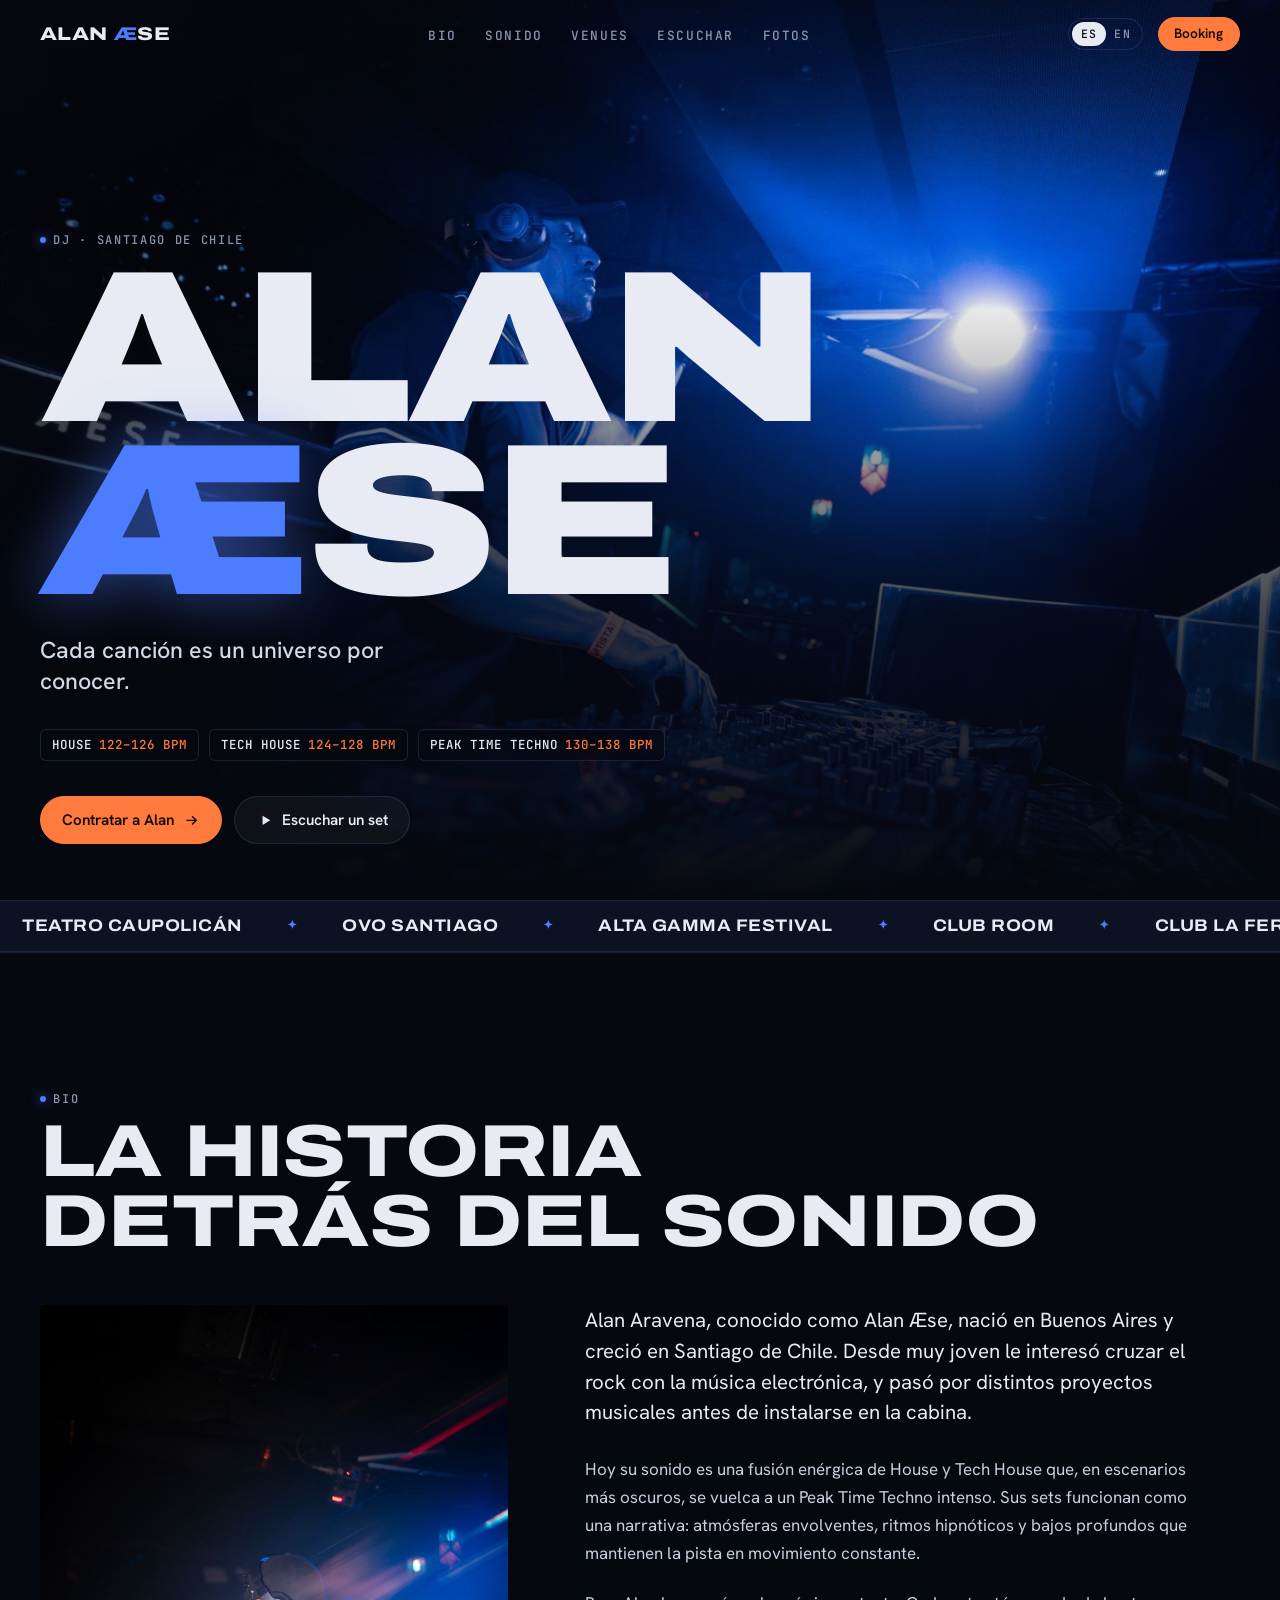
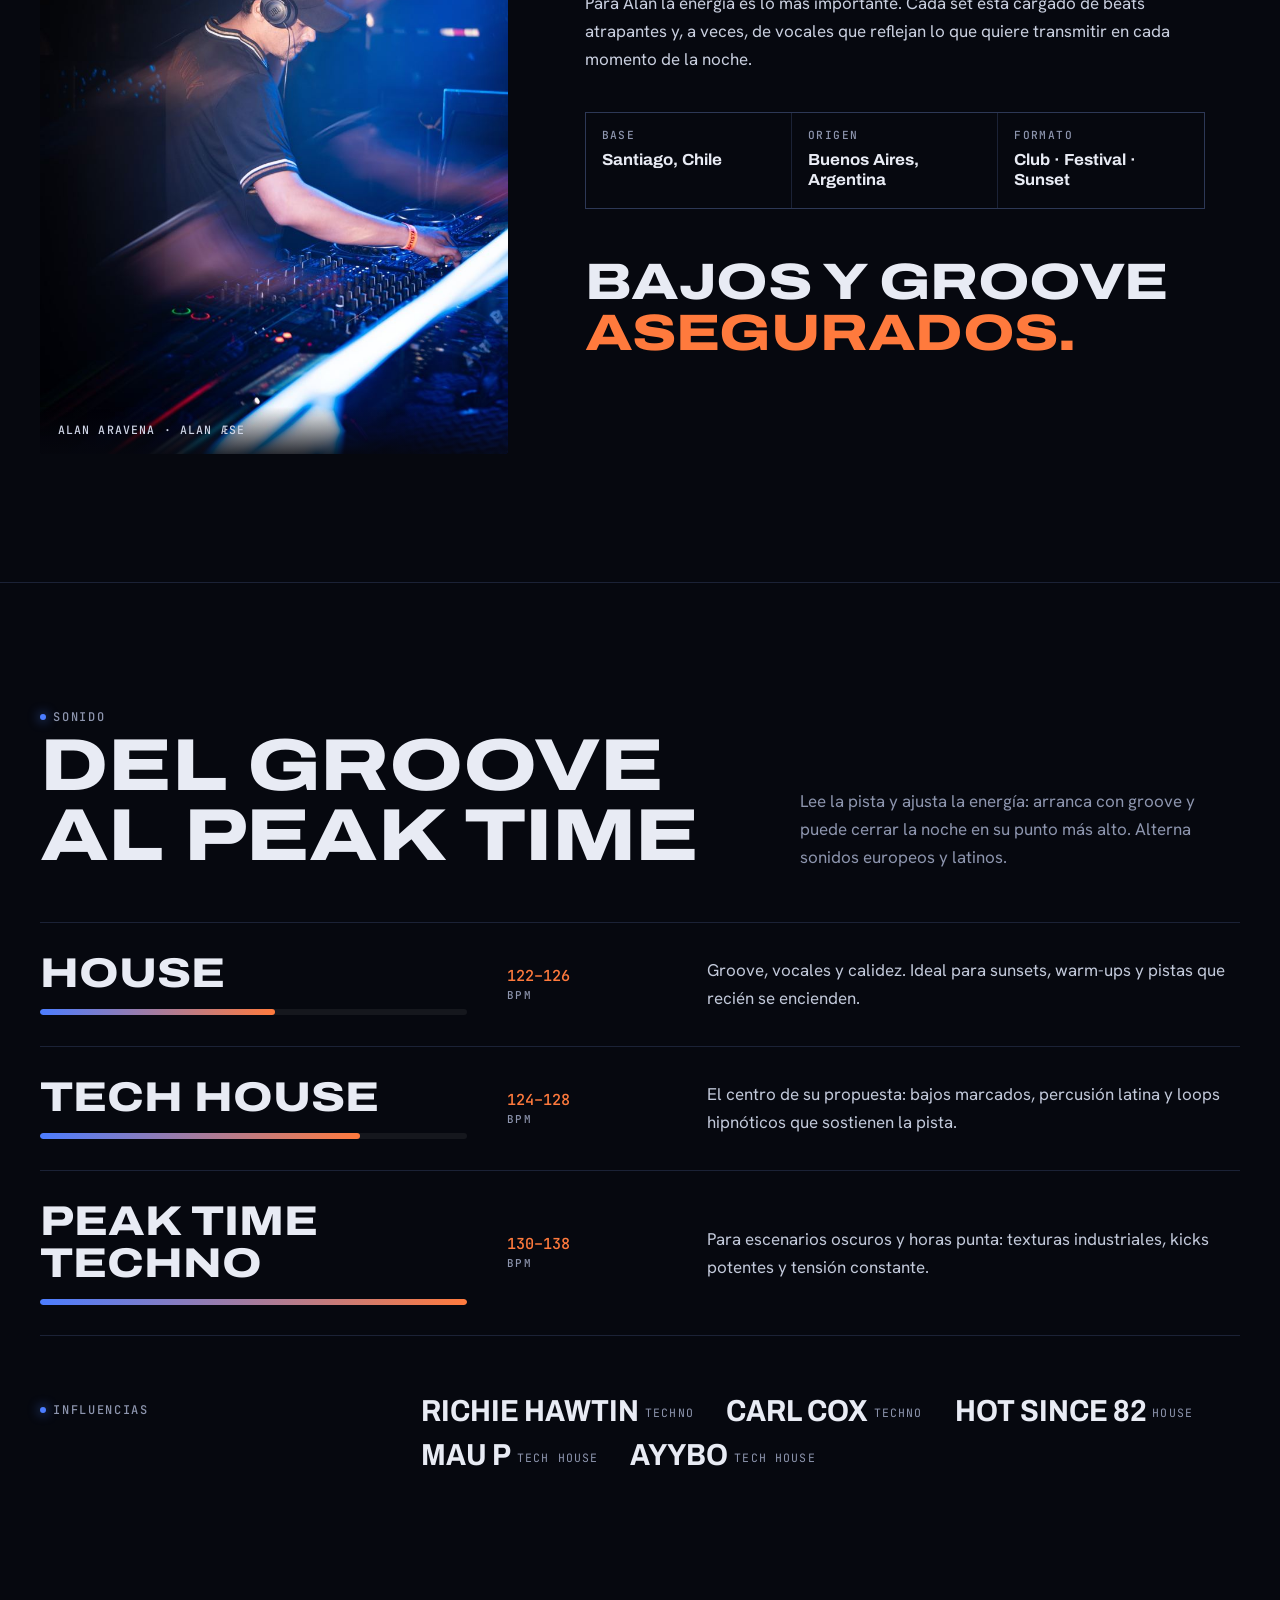
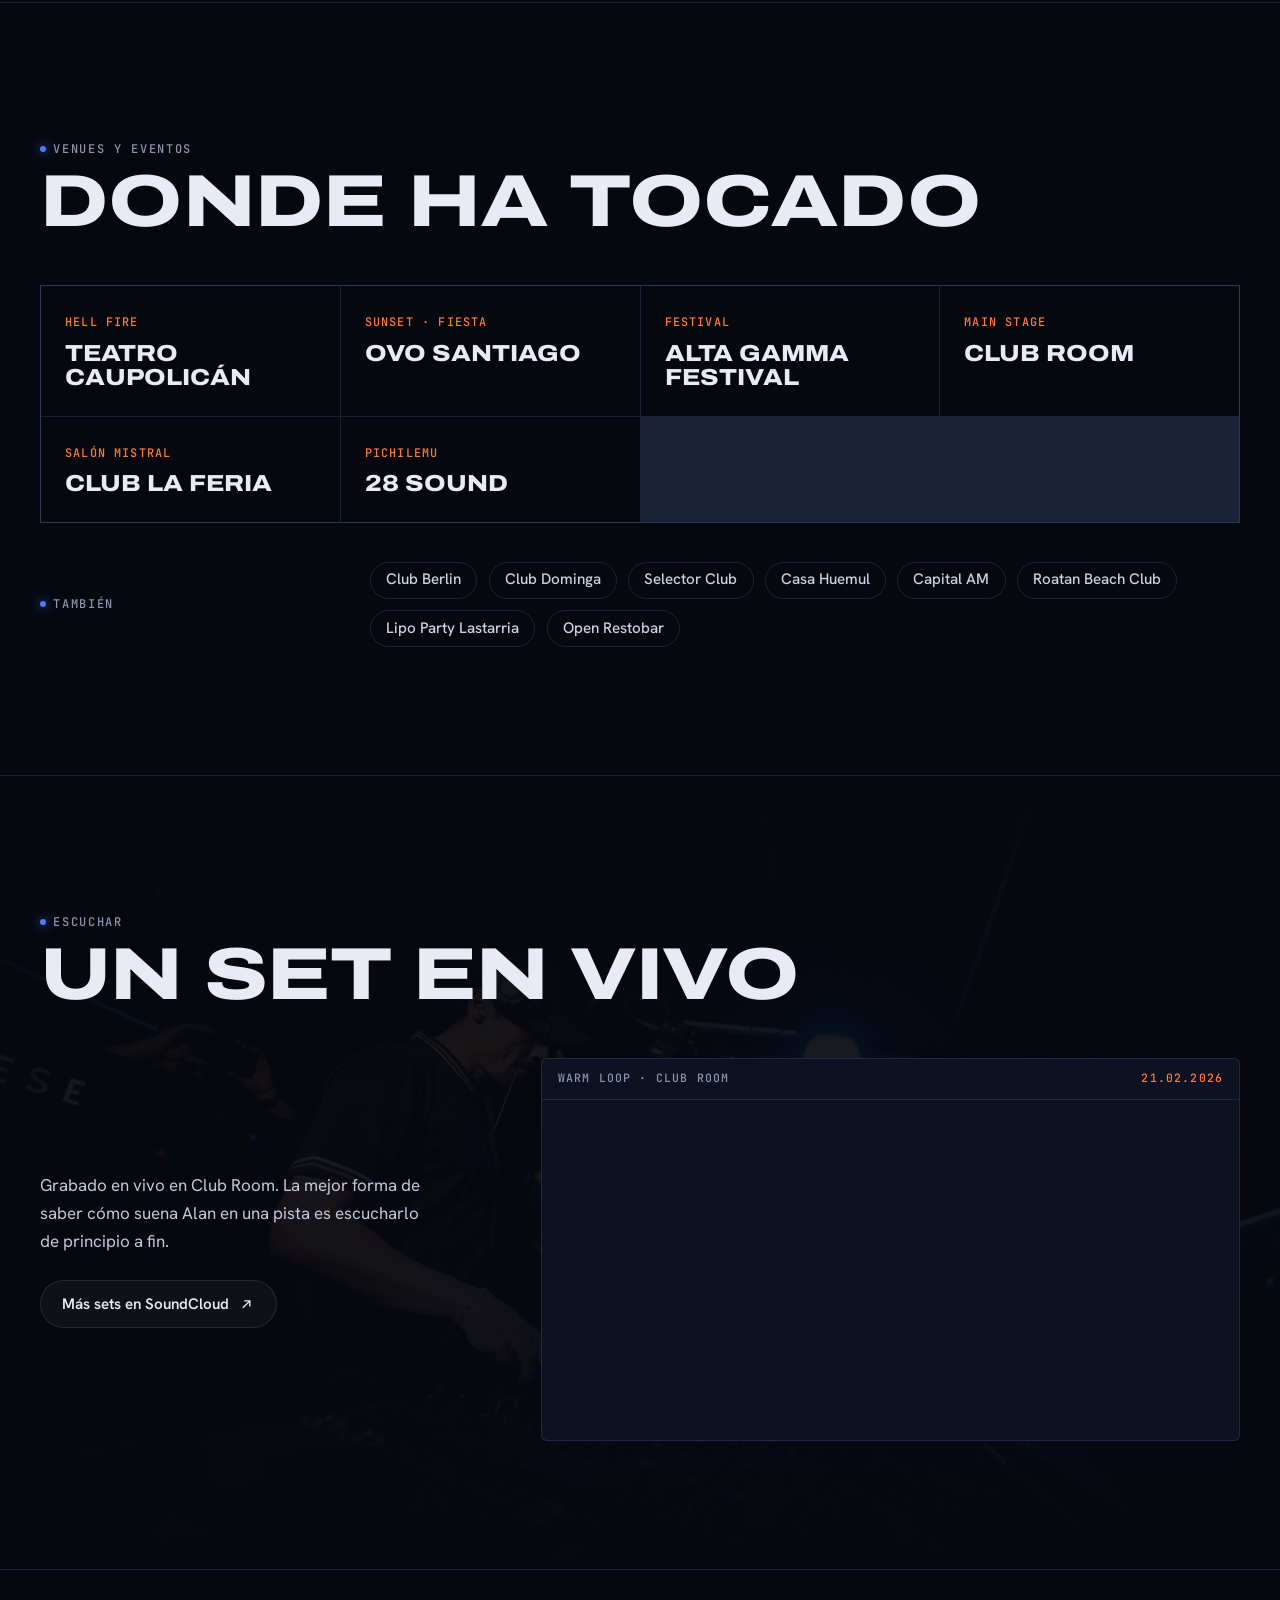
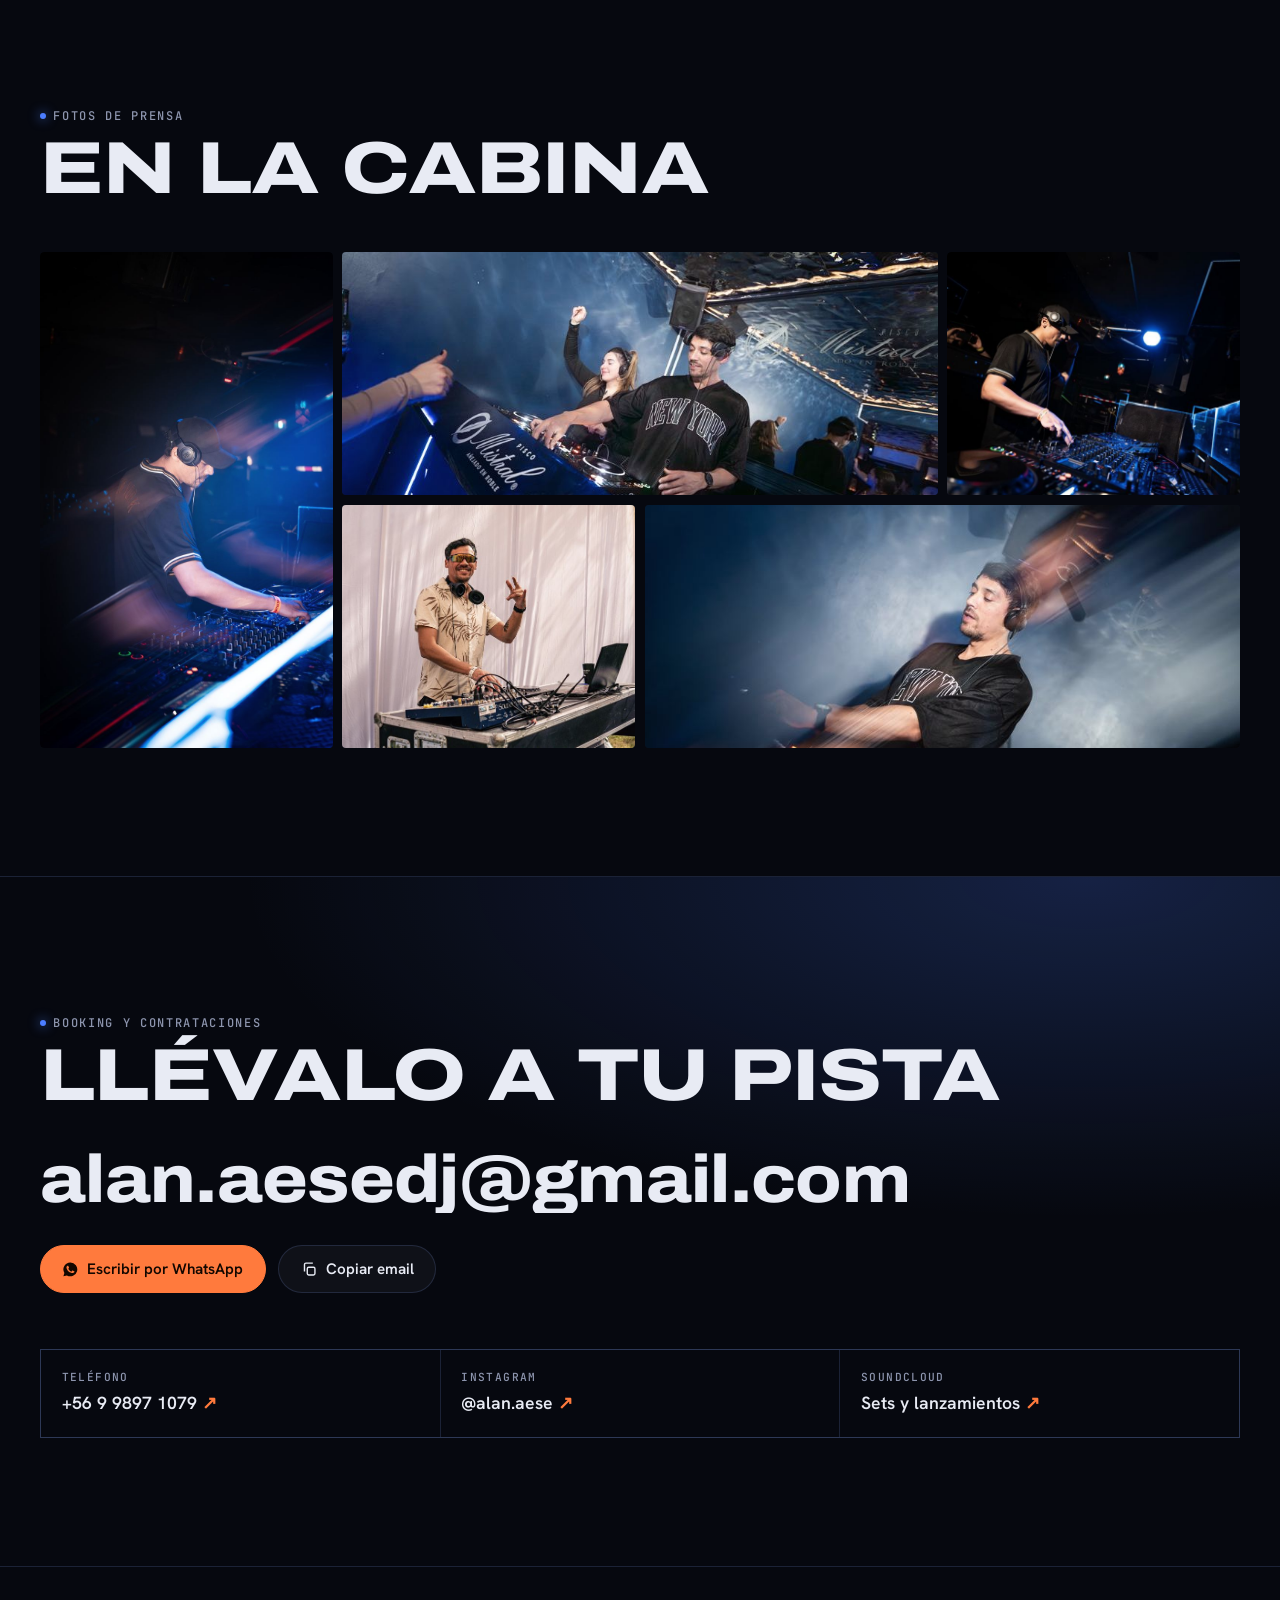
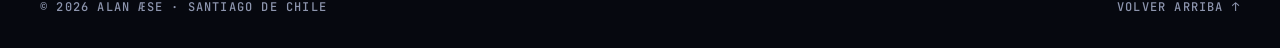
<file: index.html>
<!doctype html>
<html lang="es">
<head>
<meta charset="utf-8">
<meta name="viewport" content="width=device-width, initial-scale=1, viewport-fit=cover">
<title>Alan Æse · DJ · Press Kit</title>
<meta name="description" content="Alan Æse, DJ de House, Tech House y Peak Time Techno desde Santiago de Chile. Bio, sets, venues, fotos en alta y booking.">
<meta name="theme-color" content="#06080f">
<meta property="og:type" content="website">
<meta property="og:title" content="Alan Æse · DJ · Press Kit">
<meta property="og:description" content="House, Tech House y Peak Time Techno desde Santiago de Chile. Booking y contrataciones.">
<meta property="og:image" content="https://alanaese.vercel.app/img/og.jpg">
<meta property="og:url" content="https://alanaese.vercel.app/">
<meta property="og:locale" content="es_CL">
<meta property="og:locale:alternate" content="en_US">
<meta name="twitter:card" content="summary_large_image">
<link rel="alternate" hreflang="es" href="https://alanaese.vercel.app/">
<link rel="alternate" hreflang="en" href="https://alanaese.vercel.app/en/">
<link rel="alternate" hreflang="x-default" href="https://alanaese.vercel.app/">
<link rel="icon" href="data:image/svg+xml,%3Csvg xmlns='http://www.w3.org/2000/svg' viewBox='0 0 64 64'%3E%3Crect width='64' height='64' rx='14' fill='%2306080f'/%3E%3Ctext x='32' y='45' font-family='Arial Black,Arial' font-weight='900' font-size='36' text-anchor='middle' fill='%234c7dff'%3E%C3%86%3C/text%3E%3C/svg%3E">
<link rel="preconnect" href="https://fonts.googleapis.com">
<link rel="preconnect" href="https://fonts.gstatic.com" crossorigin>
<link rel="stylesheet" href="https://fonts.googleapis.com/css2?family=Archivo:wdth,wght@62..125,400..900&family=Hanken+Grotesk:wght@400;500;600&family=JetBrains+Mono:wght@400;500&display=swap">
<link rel="preload" as="image" href="img/alan-aese-01-1600.jpg" imagesrcset="img/alan-aese-01-800.jpg 800w, img/alan-aese-01-1600.jpg 1600w" imagesizes="100vw">
<link rel="stylesheet" href="styles.css?v=4">
</head>
<body>

<nav class="nav" id="nav" aria-label="Principal">
  <div class="wrap">
    <a class="logo" href="#top">ALAN <b>Æ</b>SE</a>
    <ul>
      <li><a href="#bio">Bio</a></li>
      <li><a href="#sonido">Sonido</a></li>
      <li><a href="#venues">Venues</a></li>
      <li><a href="#escuchar">Escuchar</a></li>
      <li><a href="#fotos">Fotos</a></li>
    </ul>
    <div class="nav-end">
      <div class="lang" role="group" aria-label="Idioma">
        <a href="./" hreflang="es" lang="es" aria-current="page">ES</a>
        <a href="en/" hreflang="en" lang="en">EN</a>
      </div>
      <a class="btn btn-hot" href="#booking">Booking</a>
    </div>
  </div>
</nav>

<header class="hero" id="top">
  <picture>
    <img src="img/alan-aese-01-1600.jpg" srcset="img/alan-aese-01-800.jpg 800w, img/alan-aese-01-1600.jpg 1600w" sizes="100vw" alt="Alan Æse tocando en la cabina de Club Room bajo luces azules" fetchpriority="high">
  </picture>
  <div class="wrap">
    <p class="label">DJ · Santiago de Chile</p>
    <h1><span>Alan</span><span><span class="ae" style="display:inline">Æ</span>se</span></h1>
    <p class="tagline">Cada canción es un universo por conocer.</p>
    <ul class="readout" aria-label="Géneros">
      <li>House<em>122–126 BPM</em></li>
      <li>Tech House<em>124–128 BPM</em></li>
      <li>Peak Time Techno<em>130–138 BPM</em></li>
    </ul>
    <div class="ctas">
      <a class="btn btn-hot" href="#booking">Contratar a Alan
        <svg viewBox="0 0 24 24" fill="none" stroke="currentColor" stroke-width="2" aria-hidden="true"><path d="M5 12h14M13 6l6 6-6 6"/></svg></a>
      <a class="btn" href="#escuchar">
        <svg viewBox="0 0 24 24" fill="currentColor" aria-hidden="true"><path d="M8 5.5v13l11-6.5z"/></svg>Escuchar un set</a>
    </div>
  </div>
</header>

<div class="ticker" aria-label="Venues donde ha tocado">
  <div class="ticker-track">
    <span>Teatro Caupolicán</span><span>Ovo Santiago</span><span>Alta Gamma Festival</span><span>Club Room</span><span>Club La Feria</span><span>Club Berlin</span><span>28 Sound Pichilemu</span><span>Club Dominga</span><span>Selector Club</span><span>Casa Huemul</span><span>Capital AM</span><span>Roatan Beach Club</span>
    <span aria-hidden="true">Teatro Caupolicán</span><span aria-hidden="true">Ovo Santiago</span><span aria-hidden="true">Alta Gamma Festival</span><span aria-hidden="true">Club Room</span><span aria-hidden="true">Club La Feria</span><span aria-hidden="true">Club Berlin</span><span aria-hidden="true">28 Sound Pichilemu</span><span aria-hidden="true">Club Dominga</span><span aria-hidden="true">Selector Club</span><span aria-hidden="true">Casa Huemul</span><span aria-hidden="true">Capital AM</span><span aria-hidden="true">Roatan Beach Club</span>
  </div>
</div>

<main>
  <section id="bio">
    <div class="wrap">
      <p class="label">Bio</p>
      <h2>La historia detrás del sonido</h2>
      <div class="bio-grid">
        <figure class="bio-photo" style="margin:0">
          <img src="img/alan-aese-03-800.jpg" srcset="img/alan-aese-03-800.jpg 800w, img/alan-aese-03-1600.jpg 1600w" sizes="(max-width: 900px) 100vw, 40vw" alt="Alan Æse mezclando en la cabina, de perfil, con gorra y audífonos" loading="lazy">
          <figcaption>Alan Aravena · Alan Æse</figcaption>
        </figure>
        <div class="bio-text">
          <p>Alan Aravena, conocido como Alan Æse, nació en Buenos Aires y creció en Santiago de Chile. Desde muy joven le interesó cruzar el rock con la música electrónica, y pasó por distintos proyectos musicales antes de instalarse en la cabina.</p>
          <p>Hoy su sonido es una fusión enérgica de House y Tech House que, en escenarios más oscuros, se vuelca a un Peak Time Techno intenso. Sus sets funcionan como una narrativa: atmósferas envolventes, ritmos hipnóticos y bajos profundos que mantienen la pista en movimiento constante.</p>
          <p>Para Alan la energía es lo más importante. Cada set está cargado de beats atrapantes y, a veces, de vocales que reflejan lo que quiere transmitir en cada momento de la noche.</p>
          <dl class="facts">
            <div><dt>Base</dt><dd>Santiago, Chile</dd></div>
            <div><dt>Origen</dt><dd>Buenos Aires, Argentina</dd></div>
            <div><dt>Formato</dt><dd>Club · Festival · Sunset</dd></div>
          </dl>
          <blockquote>Bajos y groove <span>asegurados.</span></blockquote>
        </div>
      </div>
    </div>
  </section>

  <section id="sonido">
    <div class="wrap">
      <div class="sound-head">
        <div>
          <p class="label">Sonido</p>
          <h2>Del groove<br>al peak time</h2>
        </div>
        <p>Lee la pista y ajusta la energía: arranca con groove y puede cerrar la noche en su punto más alto. Alterna sonidos europeos y latinos.</p>
      </div>
      <div class="channels">
        <div class="channel">
          <div><h3>House</h3><div class="meter" aria-hidden="true"><i style="width:55%"></i></div></div>
          <div class="bpm">122–126<small>BPM</small></div>
          <p>Groove, vocales y calidez. Ideal para sunsets, warm-ups y pistas que recién se encienden.</p>
        </div>
        <div class="channel">
          <div><h3>Tech House</h3><div class="meter" aria-hidden="true"><i style="width:75%"></i></div></div>
          <div class="bpm">124–128<small>BPM</small></div>
          <p>El centro de su propuesta: bajos marcados, percusión latina y loops hipnóticos que sostienen la pista.</p>
        </div>
        <div class="channel">
          <div><h3>Peak Time Techno</h3><div class="meter" aria-hidden="true"><i style="width:100%"></i></div></div>
          <div class="bpm">130–138<small>BPM</small></div>
          <p>Para escenarios oscuros y horas punta: texturas industriales, kicks potentes y tensión constante.</p>
        </div>
      </div>
      <div class="influences">
        <p class="label">Influencias</p>
        <ul>
          <li>Richie Hawtin<small>Techno</small></li>
          <li>Carl Cox<small>Techno</small></li>
          <li>Hot Since 82<small>House</small></li>
          <li>Mau P<small>Tech House</small></li>
          <li>AYYBO<small>Tech House</small></li>
        </ul>
      </div>
    </div>
  </section>

  <section id="venues">
    <div class="wrap">
      <p class="label">Venues y eventos</p>
      <h2>Donde ha tocado</h2>
      <div class="venues-feature">
        <article class="venue"><span>Hell Fire</span><h3>Teatro Caupolicán</h3></article>
        <article class="venue"><span>Sunset · Fiesta</span><h3>Ovo Santiago</h3></article>
        <article class="venue"><span>Festival</span><h3>Alta Gamma Festival</h3></article>
        <article class="venue"><span>Main Stage</span><h3>Club Room</h3></article>
        <article class="venue"><span>Salón Mistral</span><h3>Club La Feria</h3></article>
        <article class="venue"><span>Pichilemu</span><h3>28 Sound</h3></article>
      </div>
      <div class="venues-more">
        <p class="label">También</p>
        <ul>
          <li>Club Berlin</li><li>Club Dominga</li><li>Selector Club</li><li>Casa Huemul</li><li>Capital AM</li><li>Roatan Beach Club</li><li>Lipo Party Lastarria</li><li>Open Restobar</li>
        </ul>
      </div>
    </div>
  </section>

  <section id="escuchar" class="listen">
    <div class="wrap">
      <p class="label">Escuchar</p>
      <h2>Un set en vivo</h2>
      <div class="listen-grid">
        <div>
          <p>Grabado en vivo en Club Room. La mejor forma de saber cómo suena Alan en una pista es escucharlo de principio a fin.</p>
          <a class="btn" href="https://soundcloud.com/alan-aravena-31488850" target="_blank" rel="noopener">Más sets en SoundCloud
            <svg viewBox="0 0 24 24" fill="none" stroke="currentColor" stroke-width="2" aria-hidden="true"><path d="M7 17 17 7M9 7h8v8"/></svg></a>
        </div>
        <div class="player">
          <div class="now"><span>Warm Loop · Club Room</span><b>21.02.2026</b></div>
          <iframe title="Warm Loop, set en Club Room, en SoundCloud" loading="lazy" allow="autoplay"
            src="https://w.soundcloud.com/player/?url=https%3A//soundcloud.com/alan-aravena-31488850/warm-loop-set-en-club-room-21&amp;color=%23ff7a3d&amp;auto_play=false&amp;hide_related=true&amp;show_comments=false&amp;show_user=true&amp;show_reposts=false&amp;show_teaser=false&amp;visual=true"></iframe>
        </div>
      </div>
    </div>
  </section>

  <section id="fotos">
    <div class="wrap">
      <p class="label">Fotos de prensa</p>
      <h2>En la cabina</h2>
      <div class="gallery">
        <figure class="g-tall"><img src="img/alan-aese-03-800.jpg" alt="Alan Æse de perfil en la cabina" loading="lazy"></figure>
        <figure class="g-wide"><img src="img/alan-aese-04-800.jpg" srcset="img/alan-aese-04-800.jpg 800w, img/alan-aese-04-1600.jpg 1600w" sizes="(max-width: 900px) 100vw, 50vw" alt="Alan Æse tocando en Club La Feria, Salón Mistral" loading="lazy"></figure>
        <figure><img src="img/alan-aese-02-800.jpg" alt="Alan Æse ajustando el mixer en Club Room" loading="lazy"></figure>
        <figure><img src="img/alan-aese-06-800.jpg" alt="Alan Æse sonriendo tras los controles en un evento al aire libre" loading="lazy" style="object-position:40% 30%"></figure>
        <figure class="g-wide"><img src="img/alan-aese-05-800.jpg" srcset="img/alan-aese-05-800.jpg 800w, img/alan-aese-05-1600.jpg 1600w" sizes="(max-width: 900px) 100vw, 50vw" alt="Alan Æse en movimiento durante un set" loading="lazy"></figure>
      </div>
    </div>
  </section>

  <section id="booking" class="booking">
    <div class="wrap">
      <p class="label">Booking y contrataciones</p>
      <h2>Llévalo a tu pista</h2>
      <a class="mail" href="mailto:alan.aesedj@gmail.com?subject=Booking%20Alan%20%C3%86se" id="mail">alan.aesedj@gmail.com</a>
      <div class="contact-actions">
        <a class="btn btn-hot" href="https://wa.me/56998971079?text=Hola%20Alan%2C%20quiero%20cotizar%20una%20fecha" target="_blank" rel="noopener">
          <svg viewBox="0 0 24 24" fill="currentColor" aria-hidden="true"><path d="M12 2a10 10 0 0 0-8.6 15.1L2 22l5-1.3A10 10 0 1 0 12 2Zm5.3 14.1c-.2.6-1.3 1.2-1.8 1.2-.5.1-1 .2-3.3-.7-2.8-1.1-4.6-4-4.7-4.2-.1-.2-1.1-1.5-1.1-2.9s.7-2 1-2.3c.2-.3.5-.3.7-.3h.5c.2 0 .4 0 .6.5l.8 2c.1.2.1.4 0 .5l-.3.5-.4.4c-.1.1-.3.3-.1.6.2.3.8 1.3 1.7 2.1 1.2 1 2.1 1.3 2.4 1.5.3.1.5.1.6-.1l.9-1.1c.2-.3.4-.2.6-.1l1.9.9c.3.1.5.2.5.3.1.2.1.7-.1 1.2Z"/></svg>Escribir por WhatsApp</a>
        <button class="btn" type="button" id="copy" data-ok="Email copiado" data-fallback="Email seleccionado: cópialo con Ctrl+C">
          <svg viewBox="0 0 24 24" fill="none" stroke="currentColor" stroke-width="2" aria-hidden="true"><rect x="9" y="9" width="11" height="11" rx="2"/><path d="M5 15V5a2 2 0 0 1 2-2h10"/></svg>Copiar email</button>
      </div>
      <div class="contact-grid">
        <a href="tel:+56998971079"><span class="k">Teléfono</span><span class="v">+56 9 9897 1079</span></a>
        <a href="https://www.instagram.com/alan.aese/" target="_blank" rel="noopener"><span class="k">Instagram</span><span class="v">@alan.aese</span></a>
        <a href="https://soundcloud.com/alan-aravena-31488850" target="_blank" rel="noopener"><span class="k">SoundCloud</span><span class="v">Sets y lanzamientos</span></a>
      </div>
    </div>
  </section>
</main>

<footer>
  <div class="wrap">
    <span>© 2026 Alan Æse · Santiago de Chile</span>
    <a href="#top">Volver arriba ↑</a>
  </div>
</footer>

<div class="toast" id="toast" role="status" aria-live="polite"></div>

<script src="main.js?v=4"></script>
</body>
</html>
</file>
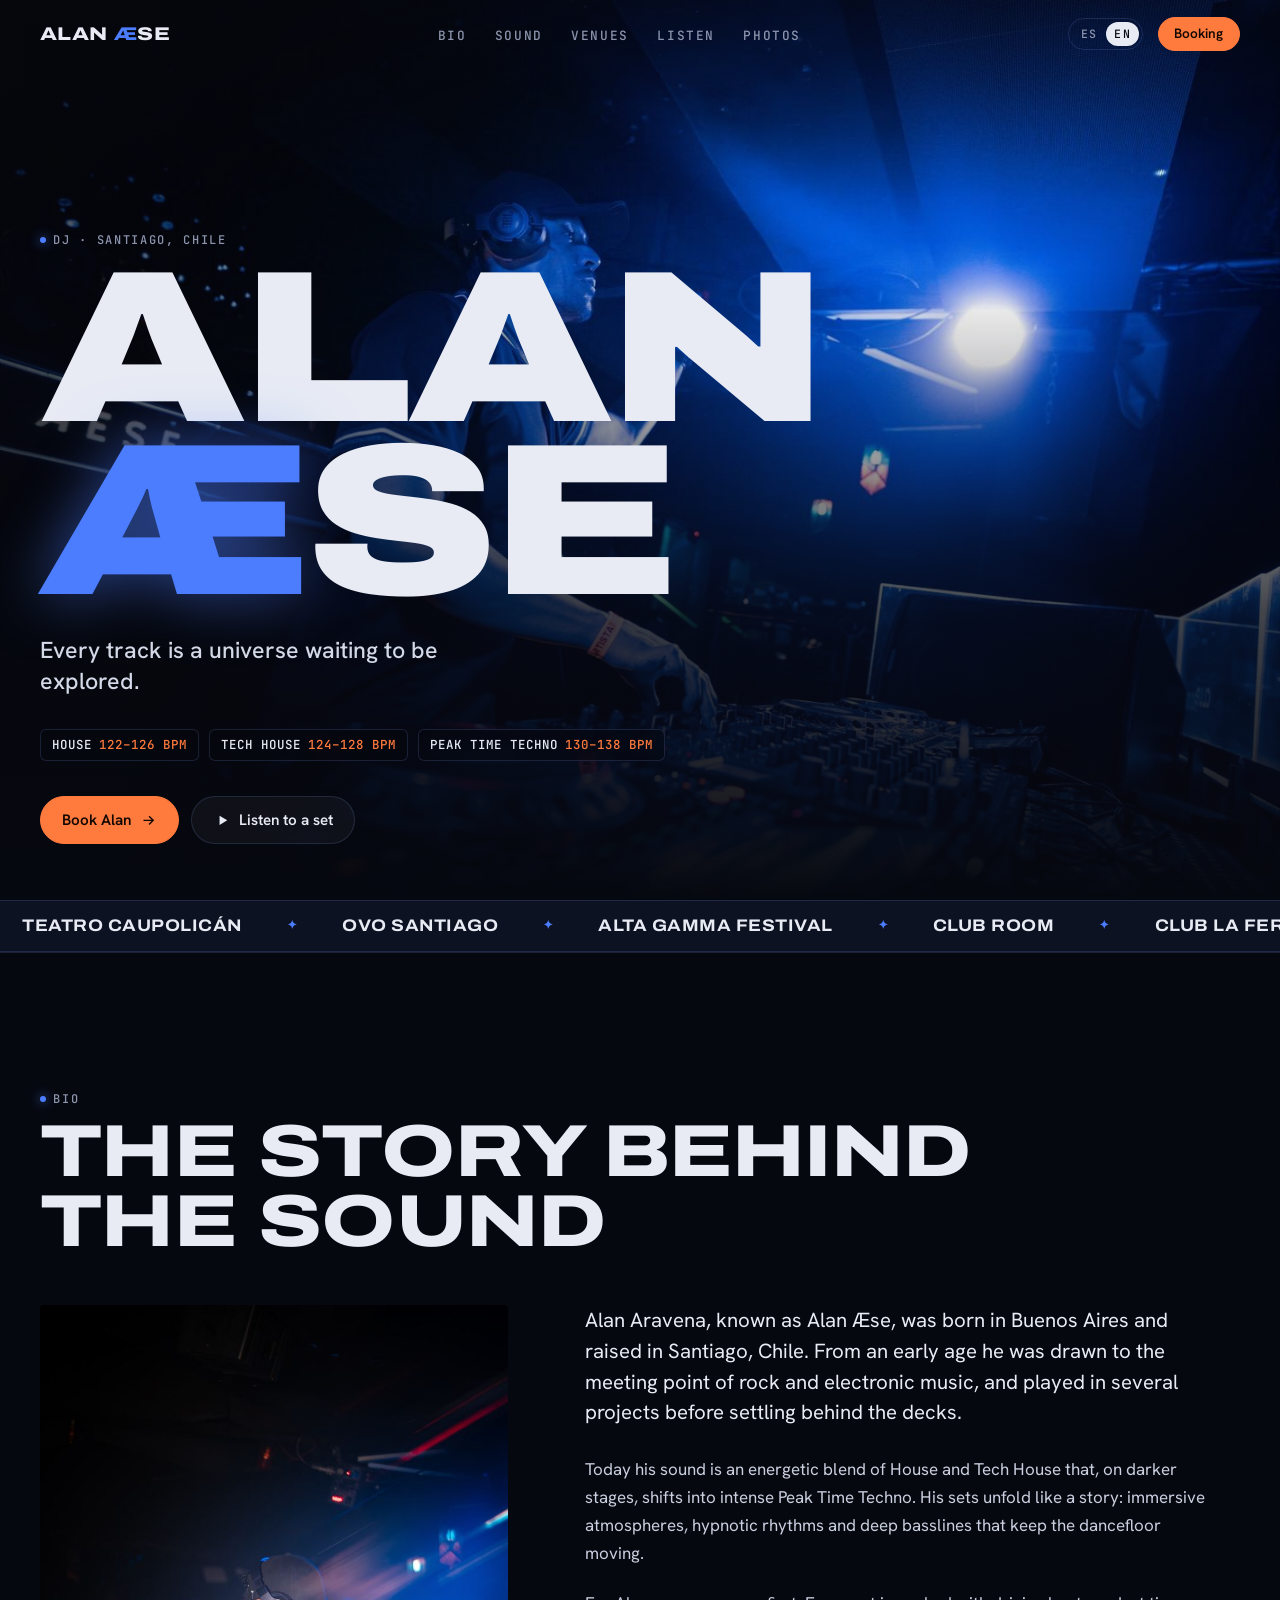
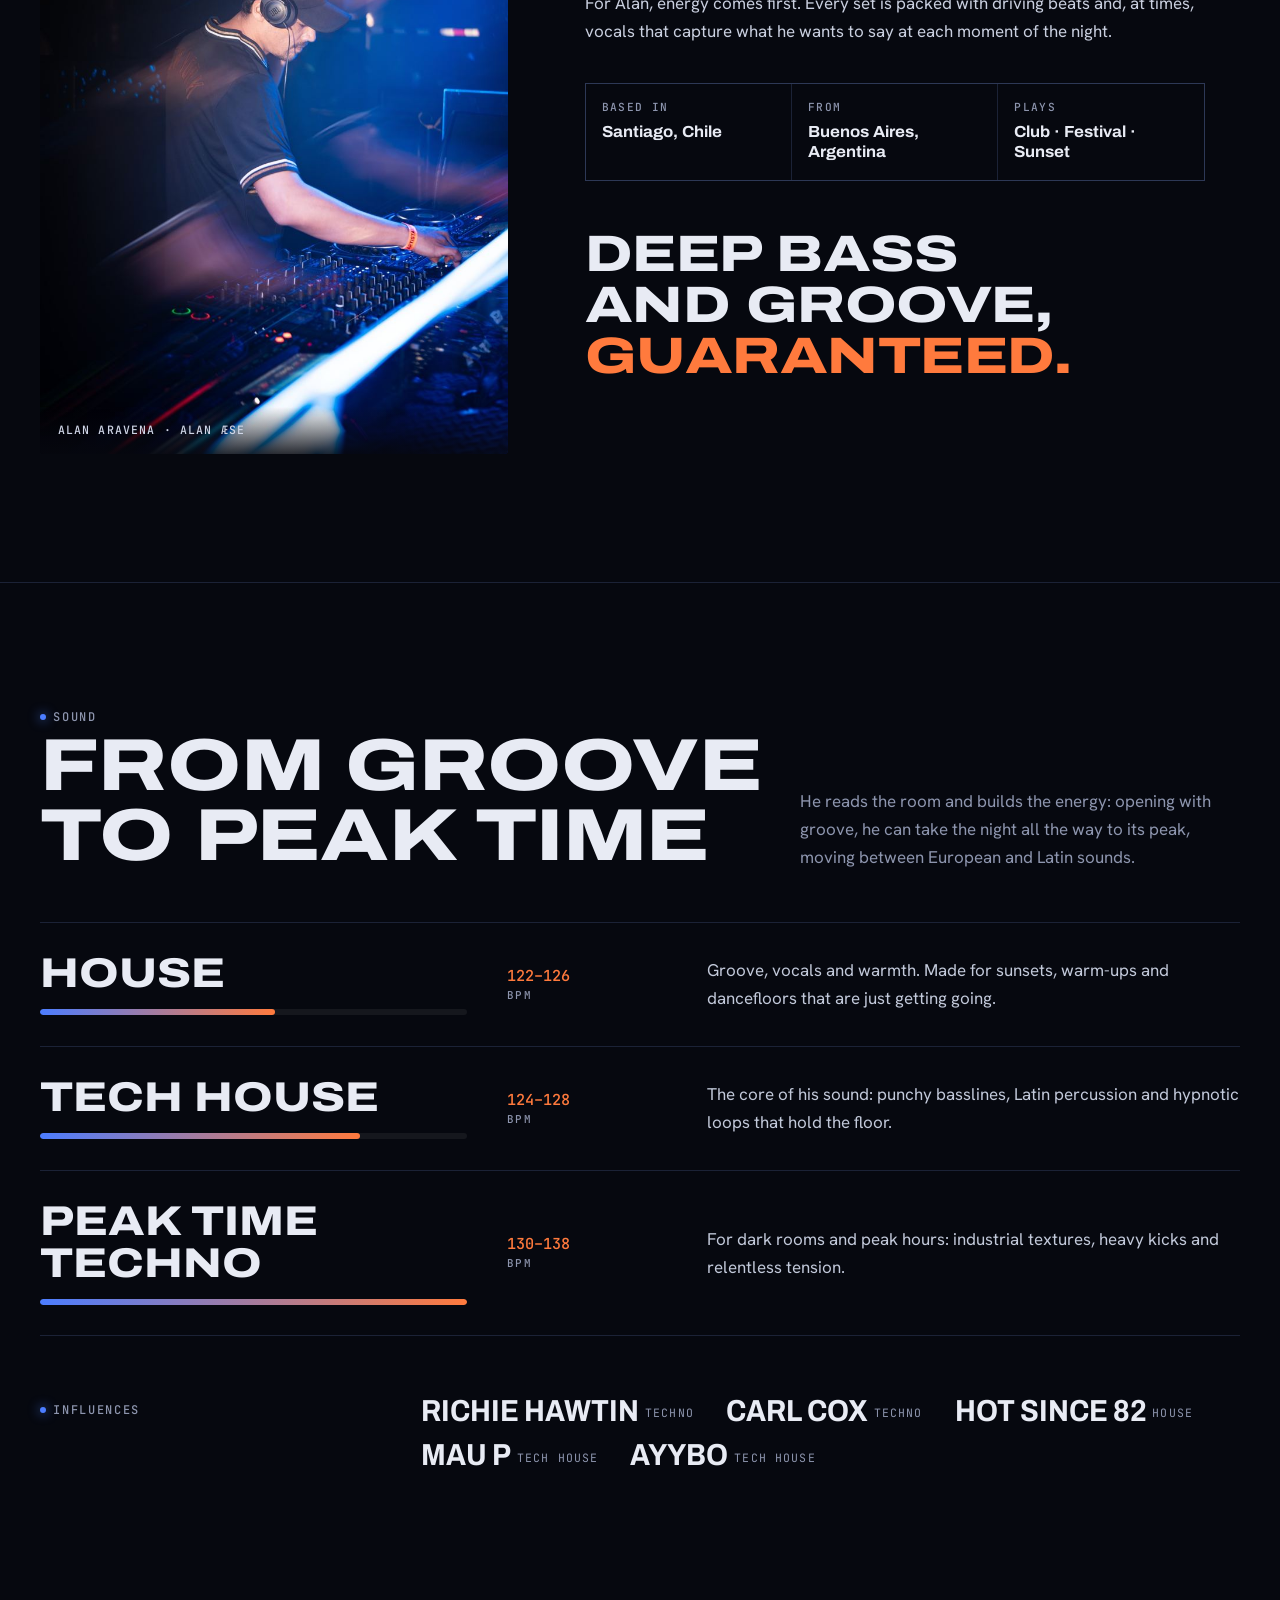
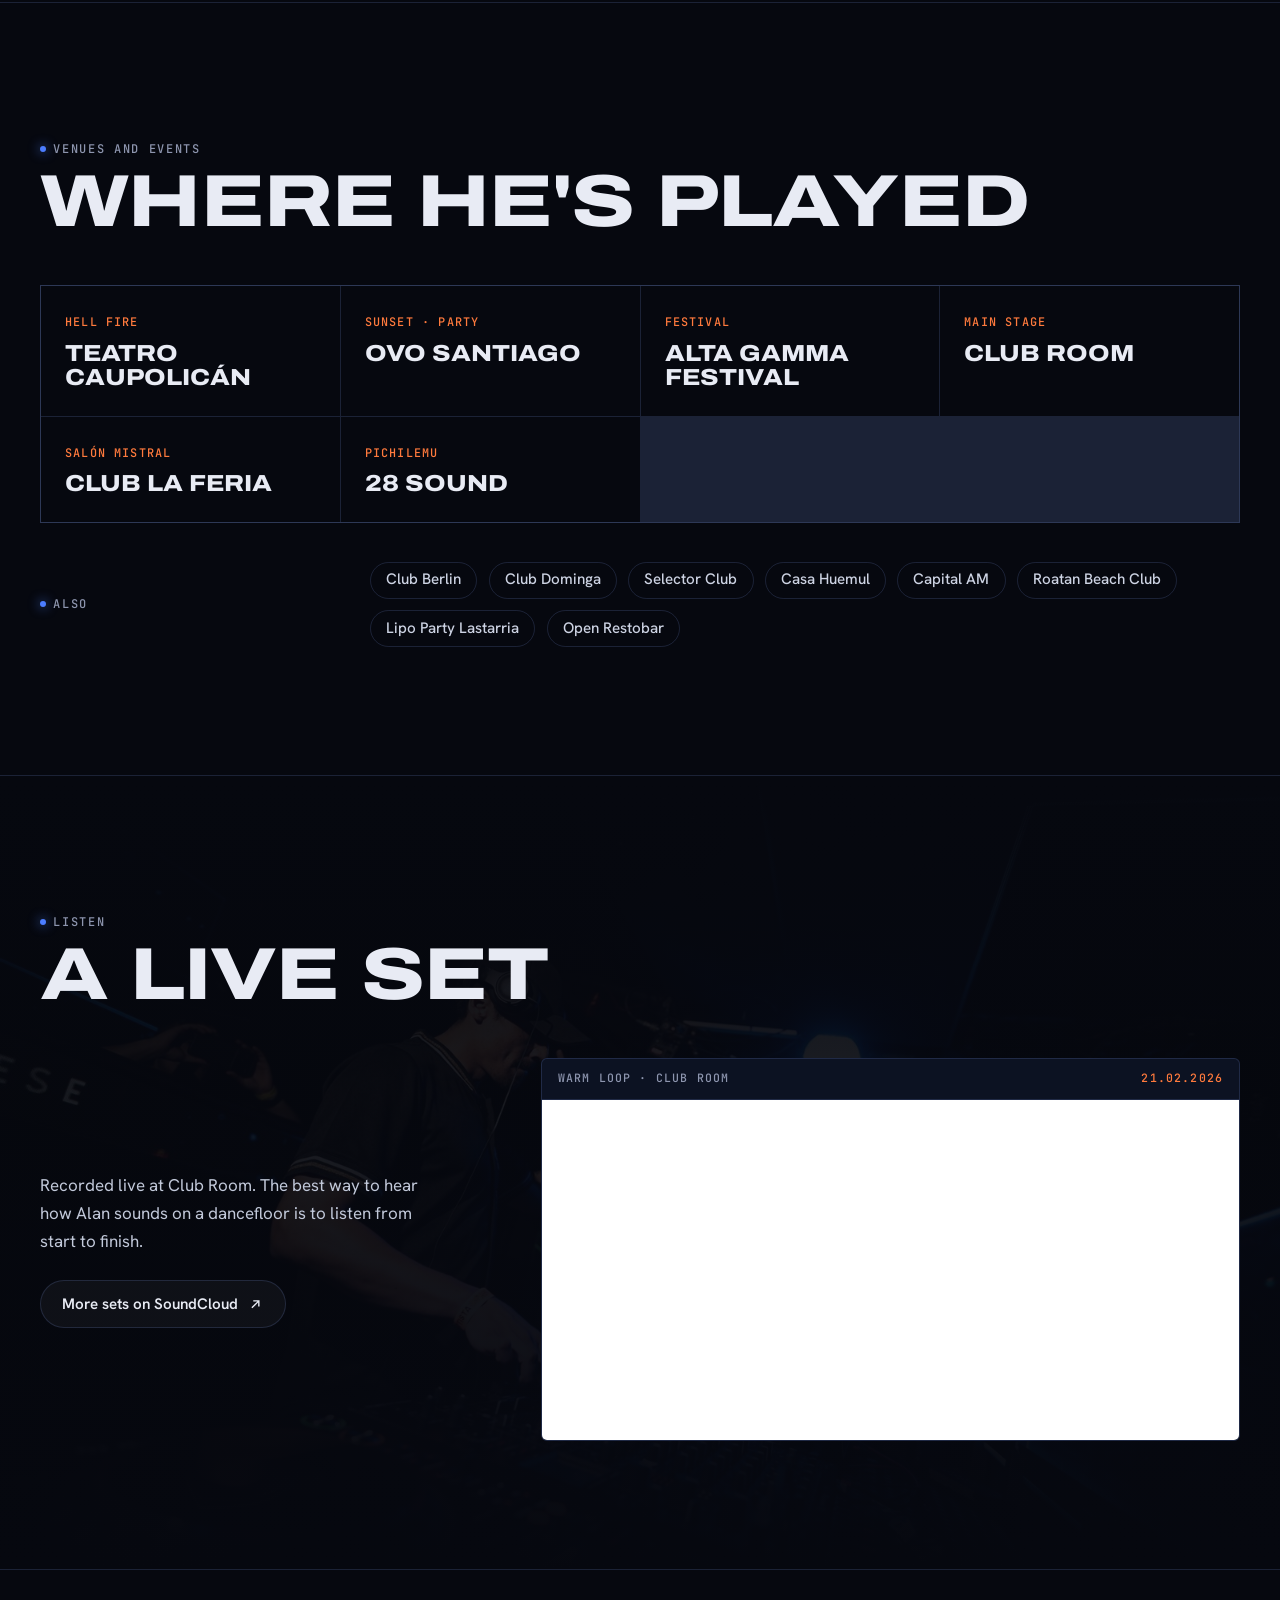
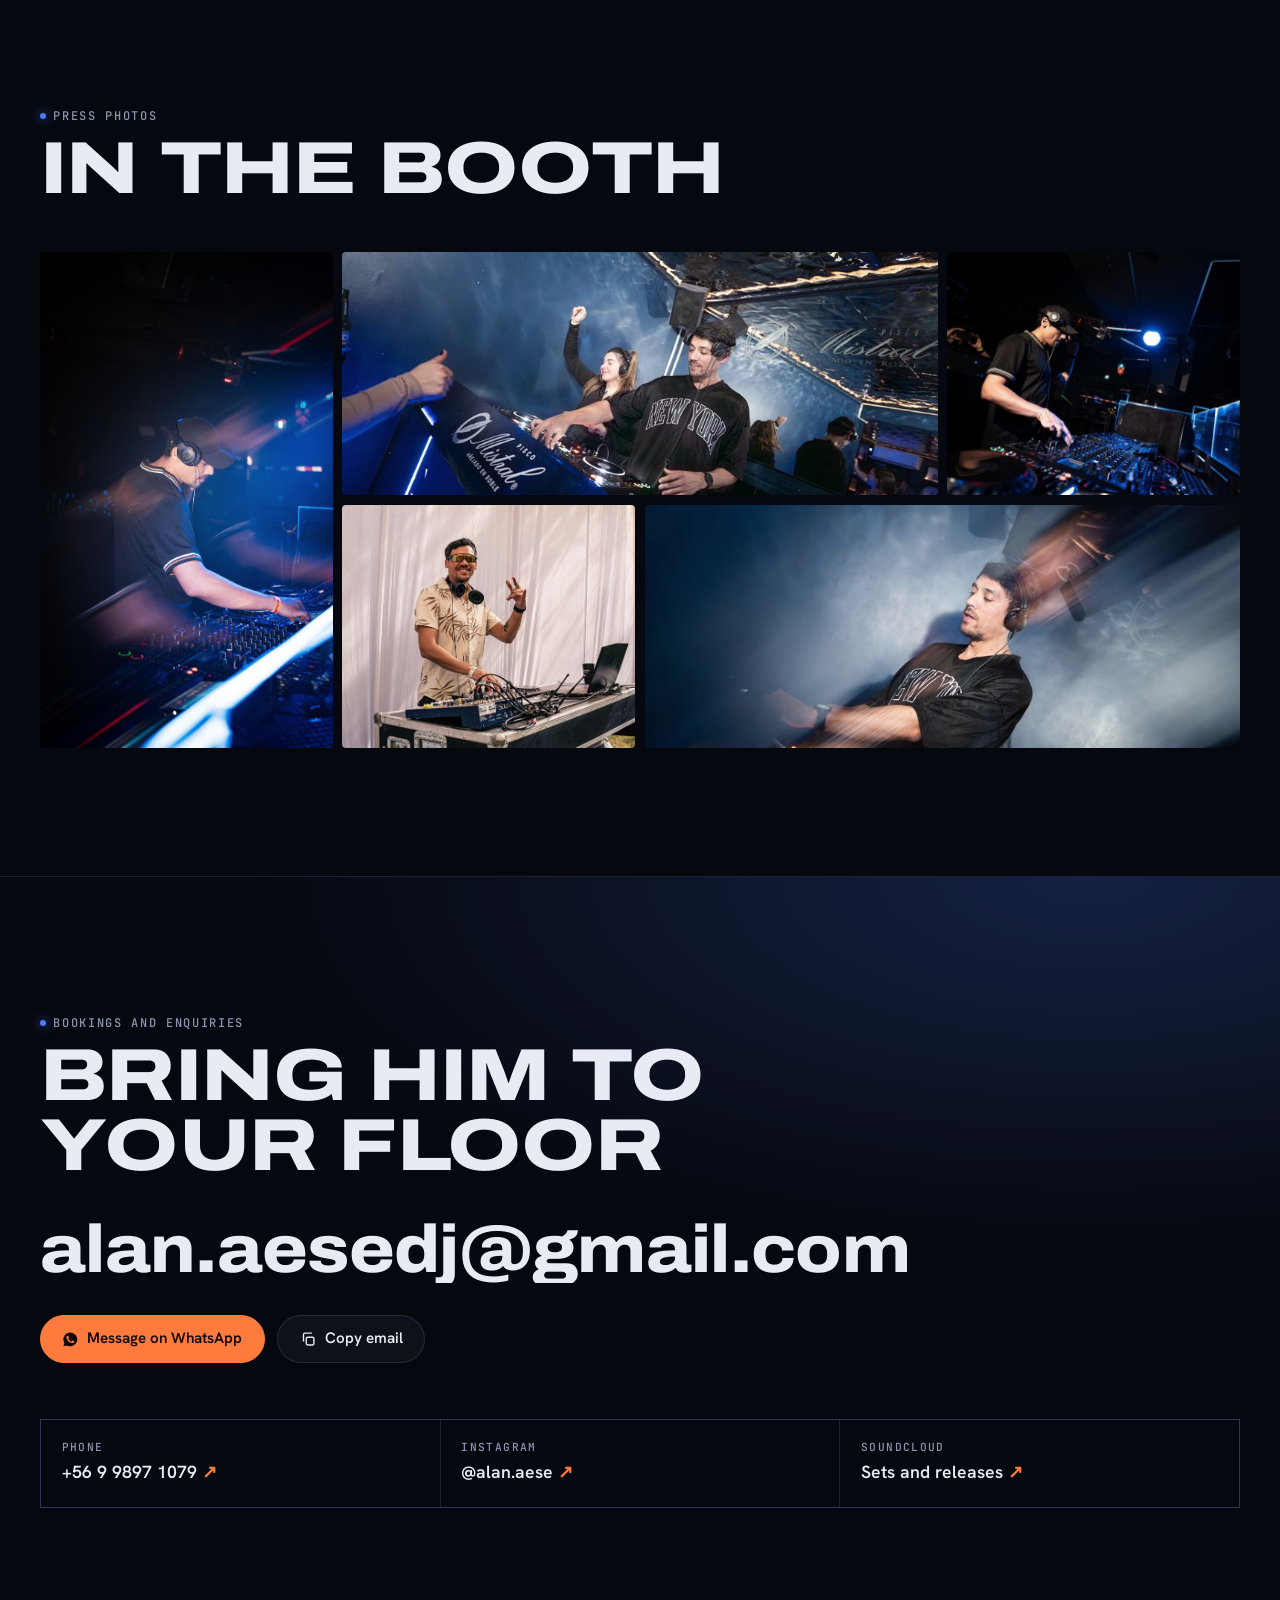
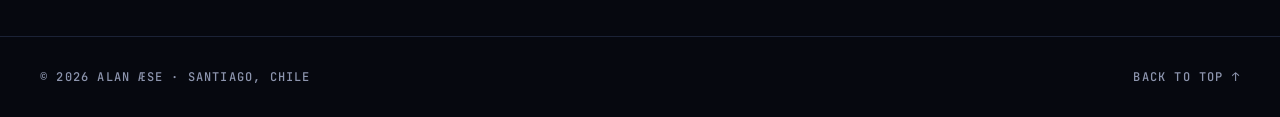
<file: en/index.html>
<!doctype html>
<html lang="en">
<head>
<meta charset="utf-8">
<meta name="viewport" content="width=device-width, initial-scale=1, viewport-fit=cover">
<title>Alan Æse · DJ · Press Kit</title>
<meta name="description" content="Alan Æse, House, Tech House and Peak Time Techno DJ based in Santiago, Chile. Bio, sets, venues, hi-res photos and booking.">
<meta name="theme-color" content="#06080f">
<meta property="og:type" content="website">
<meta property="og:title" content="Alan Æse · DJ · Press Kit">
<meta property="og:description" content="House, Tech House and Peak Time Techno from Santiago, Chile. Bookings and enquiries.">
<meta property="og:image" content="https://alanaese.vercel.app/img/og.jpg">
<meta property="og:url" content="https://alanaese.vercel.app/en/">
<meta property="og:locale" content="en_US">
<meta property="og:locale:alternate" content="es_CL">
<meta name="twitter:card" content="summary_large_image">
<link rel="alternate" hreflang="es" href="https://alanaese.vercel.app/">
<link rel="alternate" hreflang="en" href="https://alanaese.vercel.app/en/">
<link rel="alternate" hreflang="x-default" href="https://alanaese.vercel.app/">
<link rel="icon" href="data:image/svg+xml,%3Csvg xmlns='http://www.w3.org/2000/svg' viewBox='0 0 64 64'%3E%3Crect width='64' height='64' rx='14' fill='%2306080f'/%3E%3Ctext x='32' y='45' font-family='Arial Black,Arial' font-weight='900' font-size='36' text-anchor='middle' fill='%234c7dff'%3E%C3%86%3C/text%3E%3C/svg%3E">
<link rel="preconnect" href="https://fonts.googleapis.com">
<link rel="preconnect" href="https://fonts.gstatic.com" crossorigin>
<link rel="stylesheet" href="https://fonts.googleapis.com/css2?family=Archivo:wdth,wght@62..125,400..900&family=Hanken+Grotesk:wght@400;500;600&family=JetBrains+Mono:wght@400;500&display=swap">
<link rel="preload" as="image" href="../img/alan-aese-01-1600.jpg" imagesrcset="../img/alan-aese-01-800.jpg 800w, ../img/alan-aese-01-1600.jpg 1600w" imagesizes="100vw">
<link rel="stylesheet" href="../styles.css?v=4">
</head>
<body>

<nav class="nav" id="nav" aria-label="Main">
  <div class="wrap">
    <a class="logo" href="#top">ALAN <b>Æ</b>SE</a>
    <ul>
      <li><a href="#bio">Bio</a></li>
      <li><a href="#sonido">Sound</a></li>
      <li><a href="#venues">Venues</a></li>
      <li><a href="#escuchar">Listen</a></li>
      <li><a href="#fotos">Photos</a></li>
    </ul>
    <div class="nav-end">
      <div class="lang" role="group" aria-label="Language">
        <a href="../" hreflang="es" lang="es">ES</a>
        <a href="./" hreflang="en" lang="en" aria-current="page">EN</a>
      </div>
      <a class="btn btn-hot" href="#booking">Booking</a>
    </div>
  </div>
</nav>

<header class="hero" id="top">
  <picture>
    <img src="../img/alan-aese-01-1600.jpg" srcset="../img/alan-aese-01-800.jpg 800w, ../img/alan-aese-01-1600.jpg 1600w" sizes="100vw" alt="Alan Æse playing in the Club Room booth under blue lights" fetchpriority="high">
  </picture>
  <div class="wrap">
    <p class="label">DJ · Santiago, Chile</p>
    <h1><span>Alan</span><span><span class="ae" style="display:inline">Æ</span>se</span></h1>
    <p class="tagline">Every track is a universe waiting to be explored.</p>
    <ul class="readout" aria-label="Genres">
      <li>House<em>122–126 BPM</em></li>
      <li>Tech House<em>124–128 BPM</em></li>
      <li>Peak Time Techno<em>130–138 BPM</em></li>
    </ul>
    <div class="ctas">
      <a class="btn btn-hot" href="#booking">Book Alan
        <svg viewBox="0 0 24 24" fill="none" stroke="currentColor" stroke-width="2" aria-hidden="true"><path d="M5 12h14M13 6l6 6-6 6"/></svg></a>
      <a class="btn" href="#escuchar">
        <svg viewBox="0 0 24 24" fill="currentColor" aria-hidden="true"><path d="M8 5.5v13l11-6.5z"/></svg>Listen to a set</a>
    </div>
  </div>
</header>

<div class="ticker" aria-label="Venues he has played">
  <div class="ticker-track">
    <span>Teatro Caupolicán</span><span>Ovo Santiago</span><span>Alta Gamma Festival</span><span>Club Room</span><span>Club La Feria</span><span>Club Berlin</span><span>28 Sound Pichilemu</span><span>Club Dominga</span><span>Selector Club</span><span>Casa Huemul</span><span>Capital AM</span><span>Roatan Beach Club</span>
    <span aria-hidden="true">Teatro Caupolicán</span><span aria-hidden="true">Ovo Santiago</span><span aria-hidden="true">Alta Gamma Festival</span><span aria-hidden="true">Club Room</span><span aria-hidden="true">Club La Feria</span><span aria-hidden="true">Club Berlin</span><span aria-hidden="true">28 Sound Pichilemu</span><span aria-hidden="true">Club Dominga</span><span aria-hidden="true">Selector Club</span><span aria-hidden="true">Casa Huemul</span><span aria-hidden="true">Capital AM</span><span aria-hidden="true">Roatan Beach Club</span>
  </div>
</div>

<main>
  <section id="bio">
    <div class="wrap">
      <p class="label">Bio</p>
      <h2>The story behind the sound</h2>
      <div class="bio-grid">
        <figure class="bio-photo" style="margin:0">
          <img src="../img/alan-aese-03-800.jpg" srcset="../img/alan-aese-03-800.jpg 800w, ../img/alan-aese-03-1600.jpg 1600w" sizes="(max-width: 900px) 100vw, 40vw" alt="Alan Æse mixing in the booth, in profile, wearing a cap and headphones" loading="lazy">
          <figcaption>Alan Aravena · Alan Æse</figcaption>
        </figure>
        <div class="bio-text">
          <p>Alan Aravena, known as Alan Æse, was born in Buenos Aires and raised in Santiago, Chile. From an early age he was drawn to the meeting point of rock and electronic music, and played in several projects before settling behind the decks.</p>
          <p>Today his sound is an energetic blend of House and Tech House that, on darker stages, shifts into intense Peak Time Techno. His sets unfold like a story: immersive atmospheres, hypnotic rhythms and deep basslines that keep the dancefloor moving.</p>
          <p>For Alan, energy comes first. Every set is packed with driving beats and, at times, vocals that capture what he wants to say at each moment of the night.</p>
          <dl class="facts">
            <div><dt>Based in</dt><dd>Santiago, Chile</dd></div>
            <div><dt>From</dt><dd>Buenos Aires, Argentina</dd></div>
            <div><dt>Plays</dt><dd>Club · Festival · Sunset</dd></div>
          </dl>
          <blockquote>Deep bass and groove, <span>guaranteed.</span></blockquote>
        </div>
      </div>
    </div>
  </section>

  <section id="sonido">
    <div class="wrap">
      <div class="sound-head">
        <div>
          <p class="label">Sound</p>
          <h2>From groove<br>to peak time</h2>
        </div>
        <p>He reads the room and builds the energy: opening with groove, he can take the night all the way to its peak, moving between European and Latin sounds.</p>
      </div>
      <div class="channels">
        <div class="channel">
          <div><h3>House</h3><div class="meter" aria-hidden="true"><i style="width:55%"></i></div></div>
          <div class="bpm">122–126<small>BPM</small></div>
          <p>Groove, vocals and warmth. Made for sunsets, warm-ups and dancefloors that are just getting going.</p>
        </div>
        <div class="channel">
          <div><h3>Tech House</h3><div class="meter" aria-hidden="true"><i style="width:75%"></i></div></div>
          <div class="bpm">124–128<small>BPM</small></div>
          <p>The core of his sound: punchy basslines, Latin percussion and hypnotic loops that hold the floor.</p>
        </div>
        <div class="channel">
          <div><h3>Peak Time Techno</h3><div class="meter" aria-hidden="true"><i style="width:100%"></i></div></div>
          <div class="bpm">130–138<small>BPM</small></div>
          <p>For dark rooms and peak hours: industrial textures, heavy kicks and relentless tension.</p>
        </div>
      </div>
      <div class="influences">
        <p class="label">Influences</p>
        <ul>
          <li>Richie Hawtin<small>Techno</small></li>
          <li>Carl Cox<small>Techno</small></li>
          <li>Hot Since 82<small>House</small></li>
          <li>Mau P<small>Tech House</small></li>
          <li>AYYBO<small>Tech House</small></li>
        </ul>
      </div>
    </div>
  </section>

  <section id="venues">
    <div class="wrap">
      <p class="label">Venues and events</p>
      <h2>Where he's played</h2>
      <div class="venues-feature">
        <article class="venue"><span>Hell Fire</span><h3>Teatro Caupolicán</h3></article>
        <article class="venue"><span>Sunset · Party</span><h3>Ovo Santiago</h3></article>
        <article class="venue"><span>Festival</span><h3>Alta Gamma Festival</h3></article>
        <article class="venue"><span>Main Stage</span><h3>Club Room</h3></article>
        <article class="venue"><span>Salón Mistral</span><h3>Club La Feria</h3></article>
        <article class="venue"><span>Pichilemu</span><h3>28 Sound</h3></article>
      </div>
      <div class="venues-more">
        <p class="label">Also</p>
        <ul>
          <li>Club Berlin</li><li>Club Dominga</li><li>Selector Club</li><li>Casa Huemul</li><li>Capital AM</li><li>Roatan Beach Club</li><li>Lipo Party Lastarria</li><li>Open Restobar</li>
        </ul>
      </div>
    </div>
  </section>

  <section id="escuchar" class="listen">
    <div class="wrap">
      <p class="label">Listen</p>
      <h2>A live set</h2>
      <div class="listen-grid">
        <div>
          <p>Recorded live at Club Room. The best way to hear how Alan sounds on a dancefloor is to listen from start to finish.</p>
          <a class="btn" href="https://soundcloud.com/alan-aravena-31488850" target="_blank" rel="noopener">More sets on SoundCloud
            <svg viewBox="0 0 24 24" fill="none" stroke="currentColor" stroke-width="2" aria-hidden="true"><path d="M7 17 17 7M9 7h8v8"/></svg></a>
        </div>
        <div class="player">
          <div class="now"><span>Warm Loop · Club Room</span><b>21.02.2026</b></div>
          <iframe title="Warm Loop, live set at Club Room, on SoundCloud" loading="lazy" allow="autoplay"
            src="https://w.soundcloud.com/player/?url=https%3A//soundcloud.com/alan-aravena-31488850/warm-loop-set-en-club-room-21&amp;color=%23ff7a3d&amp;auto_play=false&amp;hide_related=true&amp;show_comments=false&amp;show_user=true&amp;show_reposts=false&amp;show_teaser=false&amp;visual=true"></iframe>
        </div>
      </div>
    </div>
  </section>

  <section id="fotos">
    <div class="wrap">
      <p class="label">Press photos</p>
      <h2>In the booth</h2>
      <div class="gallery">
        <figure class="g-tall"><img src="../img/alan-aese-03-800.jpg" alt="Alan Æse in profile in the booth" loading="lazy"></figure>
        <figure class="g-wide"><img src="../img/alan-aese-04-800.jpg" srcset="../img/alan-aese-04-800.jpg 800w, ../img/alan-aese-04-1600.jpg 1600w" sizes="(max-width: 900px) 100vw, 50vw" alt="Alan Æse playing at Club La Feria, Salón Mistral" loading="lazy"></figure>
        <figure><img src="../img/alan-aese-02-800.jpg" alt="Alan Æse adjusting the mixer at Club Room" loading="lazy"></figure>
        <figure><img src="../img/alan-aese-06-800.jpg" alt="Alan Æse smiling behind the decks at an outdoor event" loading="lazy" style="object-position:40% 30%"></figure>
        <figure class="g-wide"><img src="../img/alan-aese-05-800.jpg" srcset="../img/alan-aese-05-800.jpg 800w, ../img/alan-aese-05-1600.jpg 1600w" sizes="(max-width: 900px) 100vw, 50vw" alt="Alan Æse in motion during a set" loading="lazy"></figure>
      </div>
    </div>
  </section>

  <section id="booking" class="booking">
    <div class="wrap">
      <p class="label">Bookings and enquiries</p>
      <h2>Bring him to your floor</h2>
      <a class="mail" href="mailto:alan.aesedj@gmail.com?subject=Booking%20Alan%20%C3%86se" id="mail">alan.aesedj@gmail.com</a>
      <div class="contact-actions">
        <a class="btn btn-hot" href="https://wa.me/56998971079?text=Hi%20Alan%2C%20I%27d%20like%20to%20book%20you%20for%20a%20date" target="_blank" rel="noopener">
          <svg viewBox="0 0 24 24" fill="currentColor" aria-hidden="true"><path d="M12 2a10 10 0 0 0-8.6 15.1L2 22l5-1.3A10 10 0 1 0 12 2Zm5.3 14.1c-.2.6-1.3 1.2-1.8 1.2-.5.1-1 .2-3.3-.7-2.8-1.1-4.6-4-4.7-4.2-.1-.2-1.1-1.5-1.1-2.9s.7-2 1-2.3c.2-.3.5-.3.7-.3h.5c.2 0 .4 0 .6.5l.8 2c.1.2.1.4 0 .5l-.3.5-.4.4c-.1.1-.3.3-.1.6.2.3.8 1.3 1.7 2.1 1.2 1 2.1 1.3 2.4 1.5.3.1.5.1.6-.1l.9-1.1c.2-.3.4-.2.6-.1l1.9.9c.3.1.5.2.5.3.1.2.1.7-.1 1.2Z"/></svg>Message on WhatsApp</a>
        <button class="btn" type="button" id="copy" data-ok="Email copied" data-fallback="Email selected: press Ctrl+C to copy">
          <svg viewBox="0 0 24 24" fill="none" stroke="currentColor" stroke-width="2" aria-hidden="true"><rect x="9" y="9" width="11" height="11" rx="2"/><path d="M5 15V5a2 2 0 0 1 2-2h10"/></svg>Copy email</button>
      </div>
      <div class="contact-grid">
        <a href="tel:+56998971079"><span class="k">Phone</span><span class="v">+56 9 9897 1079</span></a>
        <a href="https://www.instagram.com/alan.aese/" target="_blank" rel="noopener"><span class="k">Instagram</span><span class="v">@alan.aese</span></a>
        <a href="https://soundcloud.com/alan-aravena-31488850" target="_blank" rel="noopener"><span class="k">SoundCloud</span><span class="v">Sets and releases</span></a>
      </div>
    </div>
  </section>
</main>

<footer>
  <div class="wrap">
    <span>© 2026 Alan Æse · Santiago, Chile</span>
    <a href="#top">Back to top ↑</a>
  </div>
</footer>

<div class="toast" id="toast" role="status" aria-live="polite"></div>

<script src="../main.js?v=4"></script>
</body>
</html>
</file>
<file: styles.css>
/* Layout: la cabina de noche. Foto a sangre con el nombre en tipografía expandida,
   y secciones que se leen como el display de un CDJ: etiquetas mono, BPM, salas. */
:root {
  --ink: #06080f;
  --ink-2: #0c1222;
  --line: rgba(140, 165, 255, .16);
  --fg: #e8ebf4;
  --muted: #8d95ae;
  --volt: #4c7dff;      /* luz de escenario */
  --wrist: #ff7a3d;     /* pulsera ARTISTA */
  --display: "Archivo", "Arial Black", "Helvetica Neue", Arial, sans-serif;
  --body: "Hanken Grotesk", "Helvetica Neue", Arial, sans-serif;
  --mono: "JetBrains Mono", ui-monospace, "SFMono-Regular", Consolas, monospace;
  --gutter-l: max(20px, env(safe-area-inset-left, 0px));
  --gutter-r: max(20px, env(safe-area-inset-right, 0px));
  --max: 1240px;
  color-scheme: dark;
}
*, *::before, *::after { box-sizing: border-box; }
html { scroll-behavior: smooth; scroll-padding-top: 72px; -webkit-text-size-adjust: 100%; }
body {
  margin: 0; background: var(--ink); color: var(--fg);
  font: 400 1.0625rem/1.65 var(--body);
  -webkit-font-smoothing: antialiased;
  overflow-x: hidden;
}
img { max-width: 100%; display: block; }
a { color: inherit; }
::selection { background: var(--volt); color: #fff; }
:focus-visible { outline: 2px solid var(--wrist); outline-offset: 3px; border-radius: 4px; }

.wrap { max-width: var(--max); margin-inline: auto; padding-left: var(--gutter-l); padding-right: var(--gutter-r); }
.label {
  font: 500 .75rem/1 var(--mono); letter-spacing: .14em; text-transform: uppercase; color: var(--muted);
  display: flex; align-items: center; gap: .6em;
}
.label::before { content: ""; width: .5em; height: .5em; border-radius: 50%; background: var(--volt); box-shadow: 0 0 12px var(--volt); }
h2 {
  font: 800 clamp(2.2rem, 6vw, 4.6rem)/.95 var(--display); font-stretch: 125%;
  letter-spacing: -.01em; text-transform: uppercase; margin: .5rem 0 0; text-wrap: balance;
}
section { padding-block: clamp(4.5rem, 10vw, 8rem); border-top: 1px solid var(--line); }

/* Botones */
.btn {
  display: inline-flex; align-items: center; gap: .55em; padding: .95em 1.4em;
  font: 600 .95rem/1 var(--body); text-decoration: none; border-radius: 999px;
  border: 1px solid var(--line); background: rgba(255,255,255,.04); color: var(--fg);
  transition: transform .2s ease, background .2s ease, border-color .2s ease;
}
.btn:hover { transform: translateY(-2px); border-color: rgba(255,255,255,.4); }
.btn-hot { background: var(--wrist); border-color: var(--wrist); color: #120700; }
.btn-hot:hover { background: #ff915e; border-color: #ff915e; }
.btn svg { width: 1.1em; height: 1.1em; flex: none; }

/* Navegación */
body::before { content: ""; position: fixed; inset: 0 0 auto; height: env(safe-area-inset-top, 0px); z-index: 60; background: var(--ink); }
.nav {
  position: fixed; top: env(safe-area-inset-top, 0px); left: 0; right: 0; z-index: 50;
  transition: background .3s ease, border-color .3s ease;
  border-bottom: 1px solid transparent;
}
.nav.solid { background: rgba(6, 8, 15, .86); backdrop-filter: blur(14px); -webkit-backdrop-filter: blur(14px); border-color: var(--line); }
.nav .wrap { display: flex; align-items: center; justify-content: space-between; gap: 1rem; height: 68px; }
.logo { font: 800 1.15rem/1 var(--display); font-stretch: 125%; text-decoration: none; letter-spacing: .02em; }
.logo b { color: var(--volt); font-weight: 800; }
.nav ul { display: flex; gap: 1.8rem; list-style: none; margin: 0; padding: 0; }
.nav ul a { text-decoration: none; font: 500 .8rem/1 var(--mono); letter-spacing: .12em; text-transform: uppercase; color: var(--muted); transition: color .2s; }
.nav ul a:hover { color: var(--fg); }
.nav .btn { padding: .7em 1.15em; font-size: .85rem; }
@media (max-width: 860px) { .nav ul { display: none; } }

/* Hero */
.hero { position: relative; min-height: min(100svh, 920px); display: flex; align-items: flex-end; overflow: hidden; isolation: isolate; }
.hero picture, .hero picture img { position: absolute; inset: 0; width: 100%; height: 100%; }
.hero picture img { object-fit: cover; object-position: 40% 30%; z-index: -2; animation: drift 18s ease-out both; }
.hero::after {
  content: ""; position: absolute; inset: 0; z-index: -1;
  background:
    linear-gradient(180deg, rgba(6,8,15,.55) 0%, rgba(6,8,15,0) 22%),
    linear-gradient(0deg, var(--ink) 0%, rgba(6,8,15,.75) 32%, rgba(6,8,15,0) 70%),
    linear-gradient(90deg, rgba(6,8,15,.7) 0%, rgba(6,8,15,0) 60%);
}
.hero .wrap { width: 100%; padding-block: 9rem 3.5rem; }
.hero h1 {
  margin: 1.1rem 0 0; font: 900 clamp(4.2rem, 17vw, 13.5rem)/.8 var(--display); font-stretch: 125%;
  letter-spacing: -.02em; text-transform: uppercase;
}
.hero h1 span { display: block; }
.hero h1 .ae { color: var(--volt); text-shadow: 0 0 60px rgba(76,125,255,.55); }
.tagline { font: 500 clamp(1.1rem, 2.2vw, 1.45rem)/1.35 var(--body); margin: 1.6rem 0 0; max-width: 32ch; color: #d4d9e8; }
.readout { display: flex; flex-wrap: wrap; gap: .6rem; margin: 2rem 0 0; padding: 0; list-style: none; }
.readout li {
  font: 500 .78rem/1 var(--mono); letter-spacing: .08em; text-transform: uppercase;
  padding: .7em .9em; border: 1px solid var(--line); border-radius: 6px; background: rgba(6,8,15,.55);
  backdrop-filter: blur(6px); -webkit-backdrop-filter: blur(6px);
}
.readout li em { font-style: normal; color: var(--wrist); margin-left: .55em; }
.hero .ctas { display: flex; flex-wrap: wrap; gap: .8rem; margin-top: 2.2rem; }
@keyframes drift { from { transform: scale(1.08); } to { transform: scale(1); } }

/* Ticker de salas */
.ticker { border-block: 1px solid var(--line); background: var(--ink-2); overflow: hidden; padding-block: 1.05rem; }
.ticker-track { display: flex; width: max-content; animation: ticker 48s linear infinite; }
.ticker-track span {
  font: 700 1.05rem/1 var(--display); font-stretch: 112%; text-transform: uppercase; letter-spacing: .03em;
  white-space: nowrap; padding-inline: 1.4rem; display: flex; align-items: center; gap: 2.8rem;
}
.ticker-track span::after { content: "✦"; color: var(--volt); font-size: .7em; }
@keyframes ticker { to { transform: translateX(-50%); } }

/* Bio */
.bio-grid { display: grid; grid-template-columns: minmax(0, 5fr) minmax(0, 7fr); gap: clamp(2rem, 6vw, 5.5rem); align-items: start; margin-top: 3rem; }
.bio-photo { position: relative; border-radius: 4px; overflow: hidden; aspect-ratio: 5 / 8; max-width: 100%; }
.bio-photo img { width: 100%; height: 100%; object-fit: cover; }
.bio-photo figcaption {
  position: absolute; left: 0; bottom: 0; right: 0; padding: 1rem 1.1rem;
  font: 500 .72rem/1.3 var(--mono); letter-spacing: .1em; text-transform: uppercase; color: #cfd5e6;
  background: linear-gradient(0deg, rgba(6,8,15,.85), transparent);
}
.bio-text { min-width: 0; max-width: 62ch; }
.bio-text p { margin: 0 0 1.3em; color: #c9cfdf; }
.bio-text p:first-child { font-size: 1.28rem; line-height: 1.5; color: var(--fg); }
.facts { display: grid; grid-template-columns: repeat(3, minmax(0, 1fr)); gap: 1px; background: var(--line); border: 1px solid var(--line); margin: 2.4rem 0 0; }
.facts div { background: var(--ink); padding: 1.1rem 1rem; min-width: 0; }
.facts dt { font: 500 .7rem/1 var(--mono); letter-spacing: .12em; text-transform: uppercase; color: var(--muted); }
.facts dd { margin: .55rem 0 0; font: 700 1rem/1.25 var(--display); font-stretch: 105%; }
blockquote {
  margin: 3rem 0 0; padding: 0; font: 800 clamp(1.9rem, 4.2vw, 3.2rem)/1 var(--display); font-stretch: 125%;
  text-transform: uppercase; letter-spacing: -.01em; text-wrap: balance;
}
blockquote span { color: var(--wrist); }

/* Sonido */
.sound-head { display: flex; flex-wrap: wrap; justify-content: space-between; align-items: end; gap: 1.5rem; }
.sound-head p { max-width: 44ch; color: var(--muted); margin: 0; }
.channels { margin-top: 3.2rem; border-top: 1px solid var(--line); }
.channel {
  display: grid; grid-template-columns: minmax(0, 1.2fr) 10rem minmax(0, 1.5fr); gap: 1.5rem 2.5rem; align-items: center;
  padding-block: 1.9rem; border-bottom: 1px solid var(--line);
}
.channel h3 { margin: 0; font: 800 clamp(1.6rem, 3.6vw, 2.6rem)/1 var(--display); font-stretch: 118%; text-transform: uppercase; }
.bpm { font: 500 .95rem/1 var(--mono); color: var(--wrist); font-variant-numeric: tabular-nums; }
.bpm small { display: block; color: var(--muted); font-size: .68rem; letter-spacing: .14em; margin-top: .45rem; }
.channel p { margin: 0; color: #c2c9da; min-width: 0; }
.meter { height: 6px; border-radius: 3px; background: rgba(255,255,255,.06); overflow: hidden; margin-top: .9rem; }
.meter i { display: block; height: 100%; background: linear-gradient(90deg, var(--volt), var(--wrist)); border-radius: inherit; }
.influences { margin-top: 3.5rem; display: grid; grid-template-columns: minmax(0, 1fr) minmax(0, 2.4fr); gap: 1.5rem 2.5rem; align-items: start; }
.influences ul { list-style: none; margin: 0; padding: 0; display: flex; flex-wrap: wrap; gap: .4rem 2rem; }
.influences li { font: 700 clamp(1.25rem, 2.6vw, 1.9rem)/1.25 var(--display); font-stretch: 90%; text-transform: uppercase; color: var(--fg); }
.influences li small { font: 400 .72rem/1 var(--mono); letter-spacing: .1em; color: var(--muted); margin-left: .5em; vertical-align: middle; }

/* Venues */
.venues-feature { margin-top: 3rem; display: grid; grid-template-columns: repeat(auto-fit, minmax(min(100%, 280px), 1fr)); gap: 1px; background: var(--line); border: 1px solid var(--line); }
.venue { background: var(--ink); padding: 1.8rem 1.5rem 1.6rem; display: flex; flex-direction: column; gap: .7rem; min-width: 0; transition: background .25s ease; }
.venue:hover { background: var(--ink-2); }
.venue h3 { margin: 0; font: 800 1.45rem/1.05 var(--display); font-stretch: 115%; text-transform: uppercase; }
.venue span { font: 500 .74rem/1.3 var(--mono); letter-spacing: .1em; text-transform: uppercase; color: var(--wrist); }
.venues-more { margin-top: 2.4rem; display: grid; grid-template-columns: minmax(0, 1fr) minmax(0, 3fr); gap: 1rem 2.5rem; }
.venues-more ul { list-style: none; margin: 0; padding: 0; display: flex; flex-wrap: wrap; gap: .7rem; }
.venues-more li { font: 500 .95rem/1 var(--body); padding: .65em 1em; border: 1px solid var(--line); border-radius: 999px; color: #cdd3e3; }

/* Escuchar */
.listen { position: relative; overflow: hidden; isolation: isolate; }
.listen::before {
  content: ""; position: absolute; inset: 0; z-index: -1; opacity: .22;
  background: url("img/alan-aese-02-1600.jpg") center 30% / cover no-repeat;
}
.listen::after { content: ""; position: absolute; inset: 0; z-index: -1; background: linear-gradient(180deg, var(--ink), rgba(6,8,15,.6) 40%, var(--ink)); }
.listen-grid { display: grid; grid-template-columns: minmax(0, 1fr) minmax(0, 1.6fr); gap: clamp(2rem, 5vw, 4.5rem); align-items: center; margin-top: 3rem; }
.listen-grid p { color: #c2c9da; margin: 0 0 1.6rem; max-width: 40ch; }
.player { border-radius: 6px; overflow: hidden; border: 1px solid var(--line); background: var(--ink-2); min-width: 0; }
.player iframe { display: block; width: 100%; height: 340px; border: 0; }
.now { display: flex; justify-content: space-between; gap: 1rem; padding: .8rem 1rem; font: 500 .72rem/1.3 var(--mono); letter-spacing: .1em; text-transform: uppercase; color: var(--muted); border-bottom: 1px solid var(--line); }
.now b { color: var(--wrist); font-weight: 500; }

/* Galería */
.gallery { margin-top: 3rem; display: grid; grid-template-columns: repeat(4, minmax(0, 1fr)); grid-auto-rows: clamp(150px, 19vw, 250px); grid-auto-flow: dense; gap: .6rem; }
.gallery figure { margin: 0; position: relative; overflow: hidden; border-radius: 4px; display: block; background: var(--ink-2); }
.gallery img { width: 100%; height: 100%; object-fit: cover; transition: transform .6s cubic-bezier(.2,.7,.2,1), filter .4s; filter: saturate(.9); }
.gallery figure:hover img { transform: scale(1.04); filter: saturate(1.1); }
.g-tall { grid-row: span 2; }
.g-wide { grid-column: span 2; }

/* Booking */
.booking { background: radial-gradient(120% 90% at 85% 0%, rgba(76,125,255,.22), transparent 55%), var(--ink); }
.mail {
  display: inline-block; margin-top: 2.2rem; text-decoration: none; overflow-wrap: anywhere;
  font: 800 clamp(1.5rem, 5.4vw, 4.2rem)/1 var(--display); font-stretch: 110%; letter-spacing: -.01em;
  background: linear-gradient(90deg, var(--fg) 0%, var(--fg) 50%, var(--wrist) 50%) 100% 0 / 200% 100%;
  -webkit-background-clip: text; background-clip: text; color: transparent; transition: background-position .5s ease;
  background-position: 0 0;
}
.mail:hover { background-position: -100% 0; }
.contact-actions { display: flex; flex-wrap: wrap; gap: .8rem; margin-top: 2rem; }
.contact-grid { margin-top: 3.5rem; display: grid; grid-template-columns: repeat(3, minmax(0, 1fr)); gap: 1px; background: var(--line); border: 1px solid var(--line); }
.contact-grid a { background: var(--ink); padding: 1.4rem 1.3rem; text-decoration: none; display: flex; flex-direction: column; gap: .5rem; transition: background .25s; min-width: 0; }
.contact-grid a:hover { background: var(--ink-2); }
.contact-grid dt, .contact-grid .k { font: 500 .7rem/1 var(--mono); letter-spacing: .12em; text-transform: uppercase; color: var(--muted); }
.contact-grid .v { font: 600 1.1rem/1.3 var(--body); overflow-wrap: anywhere; }
.contact-grid .v::after { content: " ↗"; color: var(--wrist); }

footer { border-top: 1px solid var(--line); padding-block: 2rem calc(2rem + env(safe-area-inset-bottom, 0px)); }
footer .wrap { display: flex; flex-wrap: wrap; justify-content: space-between; gap: 1rem; font: 500 .75rem/1.4 var(--mono); letter-spacing: .1em; text-transform: uppercase; color: var(--muted); }
footer a { text-decoration: none; }
footer a:hover { color: var(--fg); }

.toast {
  position: fixed; left: 50%; bottom: calc(1.5rem + env(safe-area-inset-bottom, 0px)); transform: translate(-50%, 20px); z-index: 70;
  padding: .8em 1.2em; border-radius: 999px; background: var(--fg); color: var(--ink); font: 600 .9rem/1 var(--body);
  opacity: 0; pointer-events: none; transition: opacity .25s, transform .25s;
}
.toast.show { opacity: 1; transform: translate(-50%, 0); }

@media (max-width: 900px) {
  .bio-grid, .listen-grid, .influences, .venues-more { grid-template-columns: minmax(0, 1fr); }
  .bio-photo { aspect-ratio: 4 / 5; max-height: 560px; }
  .channel { grid-template-columns: minmax(0, 1fr) auto; }
  .channel p { grid-column: 1 / -1; }
  .gallery { grid-template-columns: repeat(2, minmax(0, 1fr)); grid-auto-rows: 42vw; }
  .g-wide { grid-column: span 2; }
}
@media (max-width: 640px) { .contact-grid { grid-template-columns: minmax(0, 1fr); } }
@media (max-width: 520px) {
  .facts { grid-template-columns: minmax(0, 1fr); }
  .hero .wrap { padding-block: 7rem 2.5rem; }
  .hero picture img { object-position: 38% 30%; }
  .player iframe { height: 300px; }
  .btn { padding: .9em 1.15em; }
}
@media (prefers-reduced-motion: reduce) {
  *, *::before, *::after { animation: none !important; transition: none !important; scroll-behavior: auto !important; }
  .ticker-track { flex-wrap: wrap; width: auto; padding-inline: var(--gutter-l) var(--gutter-r); row-gap: .8rem; }
  .ticker-track span[aria-hidden] { display: none; }
}

/* Selector de idioma */
.nav-end { display: flex; align-items: center; gap: .9rem; }
.lang { display: flex; border: 1px solid var(--line); border-radius: 999px; padding: 3px; }
.lang a {
  font: 500 .72rem/1 var(--mono); letter-spacing: .1em; text-decoration: none; color: var(--muted);
  padding: .55em .75em; border-radius: 999px; transition: color .2s, background .2s;
}
.lang a:hover { color: var(--fg); }
.lang a[aria-current="page"] { background: var(--fg); color: var(--ink); }
@media (max-width: 380px) { .nav-end { gap: .5rem; } .nav .btn { padding: .65em .9em; } }
</file>
